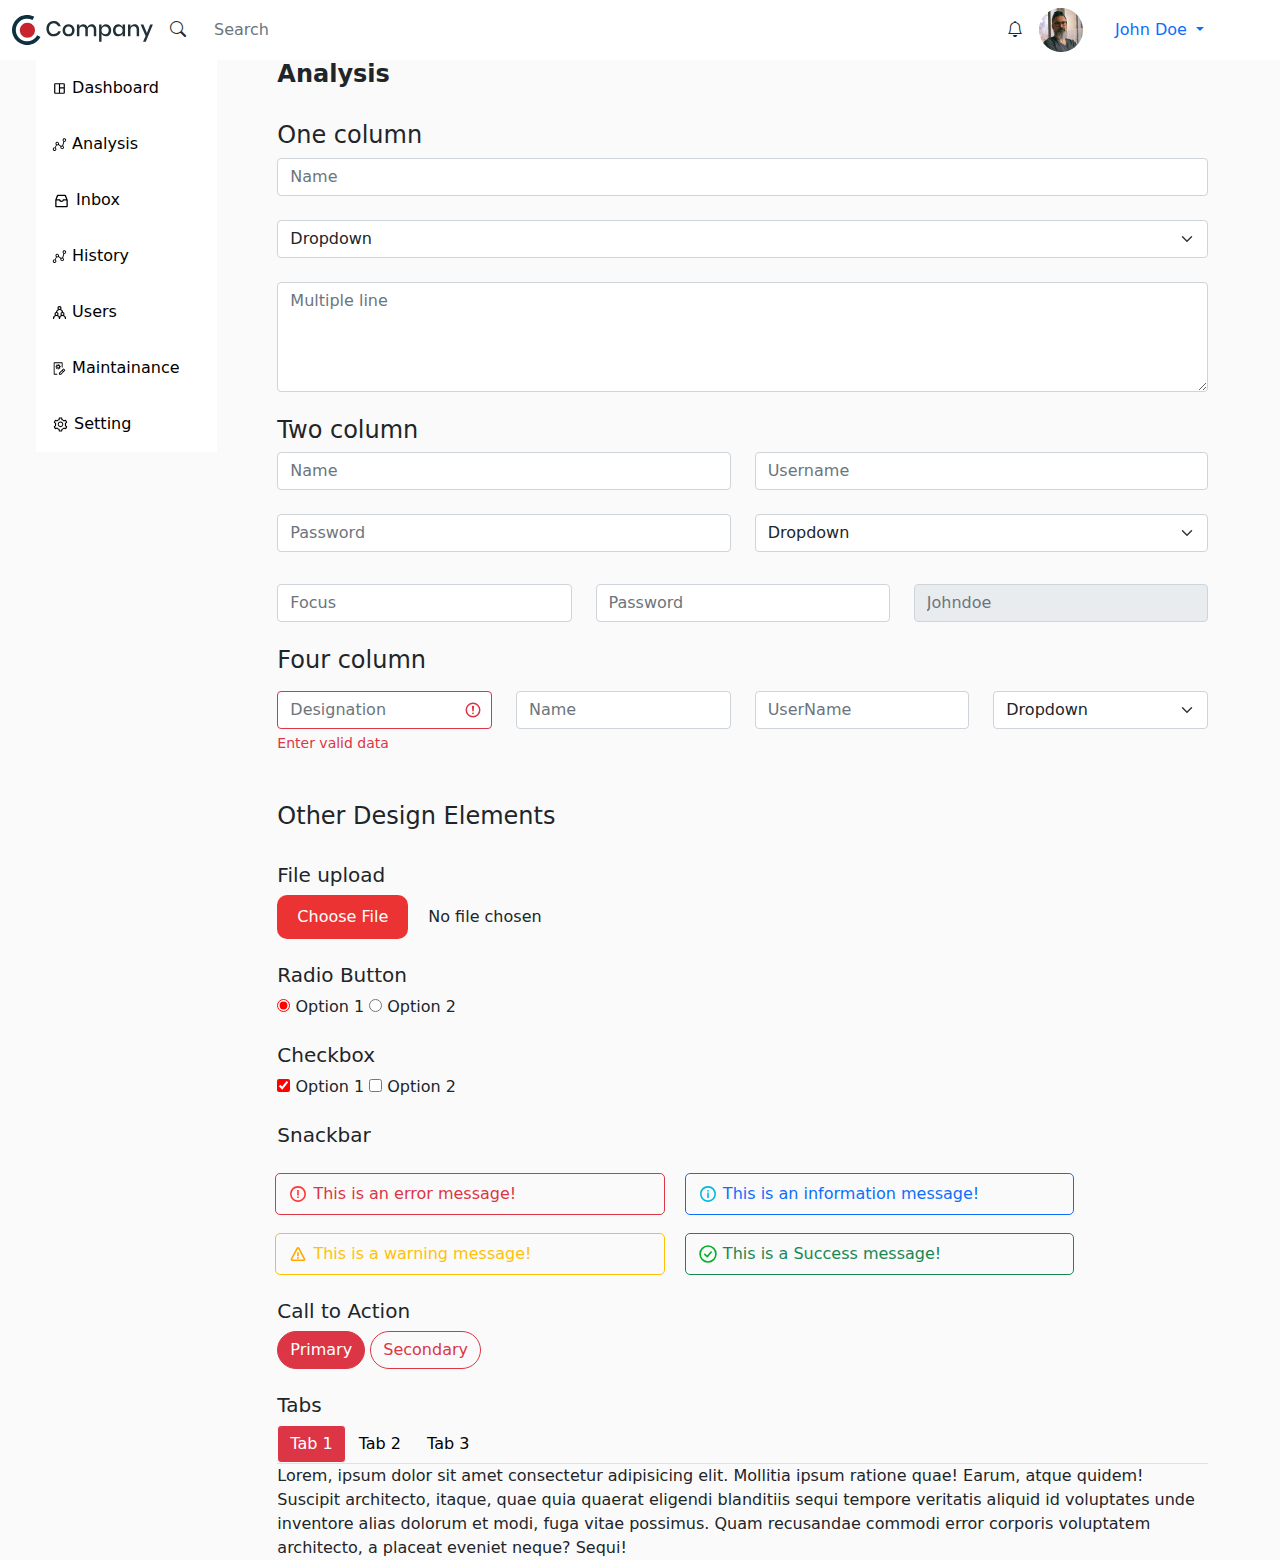
<file: HTML Training Assignment/analysis1.html>
<!DOCTYPE html>
<html lang="en">

<head>
    <meta charset="UTF-8">
    <meta http-equiv="X-UA-Compatible" content="IE=edge">
    <meta name="viewport" content="width=device-width, initial-scale=1.0">
    <title>Analysis</title>
    <link href="https://cdn.jsdelivr.net/npm/bootstrap@5.3.0-alpha1/dist/css/bootstrap.min.css" rel="stylesheet"
        integrity="sha384-GLhlTQ8iRABdZLl6O3oVMWSktQOp6b7In1Zl3/Jr59b6EGGoI1aFkw7cmDA6j6gD" crossorigin="anonymous">
    <link rel="stylesheet" href="https://cdn.jsdelivr.net/npm/bootstrap-icons@1.10.3/font/bootstrap-icons.css">
    <link rel="stylesheet" type="text/css" href="css/bootstrap.min.css">
    <link rel="stylesheet" type="text/css" href="css/sidebar.css">

    <script src="https://cdn.jsdelivr.net/npm/@popperjs/core@2.11.6/dist/umd/popper.min.js"
        integrity="sha384-oBqDVmMz9ATKxIep9tiCxS/Z9fNfEXiDAYTujMAeBAsjFuCZSmKbSSUnQlmh/jp3"
        crossorigin="anonymous"></script>
    <script src="https://cdn.jsdelivr.net/npm/bootstrap@5.3.0-alpha1/dist/js/bootstrap.min.js"
        integrity="sha384-mQ93GR66B00ZXjt0YO5KlohRA5SY2XofN4zfuZxLkoj1gXtW8ANNCe9d5Y3eG5eD"
        crossorigin="anonymous"></script>
</head>

<body style="background-color: #fafafa;">

    <!---------------------------------------------------------------- Navbar -->
    <nav class="navbar navbar-expand-lg " style="background-color: white;">
        <div class="container-fluid">

            <button class="navbar-toggler" type="button" data-bs-toggle="collapse" data-bs-target="#sidebarMenu"
                aria-controls="sidebarMenu" aria-expanded="false" aria-label="Toggle navigation">
                <span class="navbar-toggler-icon">
                </span>

            </button>


            <img src="./images/header-logo.svg">

            <button class="navbar-toggler" type="button" data-bs-toggle="collapse"
                data-bs-target="#navbarSupportedContent" aria-controls="navbarSupportedContent" aria-expanded="false"
                aria-label="Toggle navigation">
                <span class="navbar-toggler-icon">
                </span>

            </button>
            <div class="collapse navbar-collapse" id="navbarSupportedContent">
                <ul class="navbar-nav me-auto mb-2 mb-lg-0">
                    <form class="d-flex ms-3" role="search">
                        <i class="bi bi-search my-auto"></i>
                        <input class="form-control me-2 ms-3 border-0 " style="width: 60vw; background-color: white;"
                            type="search" placeholder="Search" aria-label="Search">

                    </form>
                </ul>
                <div class="d-flex">
                    <i class="bi bi-bell my-auto"></i>
                    <img src="./images/profile.png" class="ms-3">


                    <div class="dropdown-center my-auto">
                        <a class="nav-link dropdown-toggle  ms-3 me-5" href="#" role="button" data-bs-toggle="dropdown"
                            aria-expanded="false">
                            John Doe
                        </a>

                        <ul class="dropdown-menu dropdown-menu-end dropdown-menu-lg-start">
                            <li><a class="dropdown-item" href="#">Edit Profile</a></li>
                            <li><a class="dropdown-item" href="#"></a></li>
                            <li><a class="dropdown-item" href="index1.html">Log Out</a></li>
                        </ul>
                    </div>

                </div>
            </div>
        </div>
    </nav>

    <!---------------------------------------------------------- Sidebar -->
    <div class="row container-fluid"   style="margin: 0px;">
        <div id="sidebarMenu"class="col-lg-2 d-lg-block d-xl-block d-xxl-block ">
            <nav class=" d-lg-block bg-white my-auto">
                <div class="position-sticky">
                    <div class="sidebar">

                        <a href="dashboard1.html">
                            <img src="images\dashboard-default.svg" alt="non" style="top: 119px;
                           left: 48px;
                           width: 15px;
                           height: 15px;"> Dashboard</a>

                        <a href="#element2"> <img src="images\graph-default.svg" alt="non" style="top: 119px;
                           left: 48px;
                           width: 15px;
                           height: 15px;"> Analysis</a>

                        <a href="#element3"> <img src="images\inbox-default.svg" alt="non" style="top: 171px;
                           left: 46px;
                           width: 19px;
                           height: 18px;"> Inbox</a>

                        <a href="#element4">
                            <img src="images\graph-default.svg" alt="non" style="top: 119px;
                           left: 48px;
                           width: 15px;
                           height: 15px;"> History</a>
                        <a href="#element5"><img src="images\user-default.svg" alt="non" style="top:339px;
                           left: 49px;
                           width: 15px;
                           height: 15px;"> Users</a>

                        <a href="#element6"> <img src="images\maintenance-default.svg" alt="non" style="top: 119px;
                           left: 48px;
                           width: 15px;
                           height: 15px;"> Maintainance</a>
                        <a href="#element7"> <img src="images\setting-default.svg" alt="non" style="top: 436px;
                           left: 47px;
                           width: 17px;
                           height: 17px;"> Setting</a>
                    </div>
                </div>
            </nav>
        </div>

        <!----------------------------------------------------- Form -->


        <div class="col-lg-10 px-5">
            <form>
                <!-- 2 column grid layout with text inputs for the first and last names -->
                <h4><b>Analysis</b></h4><br>
                <div class="form-outline mb-4">
                    <h4>One column</h4>
                    <input type="text" id="form6Example3" class="form-control" / placeholder="Name">

                </div>
                <select class="form-select" aria-label="Default select example">
                    <option selected>Dropdown</option>
                    <option value="1">One</option>
                    <option value="2">Two</option>
                    <option value="3">Three</option>
                </select>
                <br>
                <div class="form-outline mb-4">
                    <textarea class="form-control" id="form6Example7" rows="4" placeholder="Multiple line"></textarea>

                </div>
                <h4>Two column</h4>
                <div class="row mb-4">
                    <div class="col">
                        <div class="form-outline">

                            <input type="text" id="form6Example1" class="form-control" / placeholder="Name">

                        </div>
                    </div>
                    <div class="col">
                        <div class="form-outline">
                            <input type="text" id="form6Example2" class="form-control" / placeholder="Username">

                        </div>
                    </div>
                </div>
                <div class="row mb-4">
                    <div class="col">
                        <div class="form-outline">

                            <input type="password" id="form6Example1" class="form-control" placeholder="Password">

                        </div>
                    </div>
                    <div class="col">
                        <div class="form-outline">
                            <select class="form-select" aria-label="Default select example">
                                <option selected>Dropdown</option>
                                <option value="1">One</option>
                                <option value="2">Two</option>
                                <option value="3">Three</option>
                            </select>

                        </div>
                    </div>
                </div>

                <div class="row mb-4">
                    <div class="col-md-4 mt-2">
                        <div class="form-outline">

                            <input type="text" id="form6Example1" class="form-control" checked placeholder="Focus">

                        </div>
                    </div>
                    <div class="col-md-4 mt-2">
                        <div class="form-outline">

                            <input type="password" id="form6Example1" class="form-control" / placeholder="Password">

                        </div>
                    </div>
                    <div class="col-md-4 mt-2">
                        <div class="form-outline">

                            <input type="text" id="form6Example1" class="form-control" disabled placeholder="Johndoe">

                        </div>
                    </div>
                </div>
                <h4>Four column</h4>
                <div class="row mb-4">
                    <div class="col-md-3 mt-2">
                        <div class="form-outline">

                            <input type="text" id="form6Example1" class="form-control is-invalid" /
                                placeholder="Designation">
                            <div class="invalid-feedback">
                                Enter valid data
                            </div>
                        </div>
                    </div>
                    <div class="col-md-3 mt-2">

                        <div class="form-outline">

                            <input type="text" id="form6Example1" class="form-control" / placeholder="Name">

                        </div>

                    </div>
                    <div class="col-md-3 mt-2">

                        <div class="form-outline">

                            <input type="text" id="form6Example1" class="form-control" / placeholder="UserName">

                        </div>

                    </div>
                    <div class="col-md-3 mt-2">
                        <div class="form-outline">
                            <select class="form-select" aria-label="Default select example">
                                <option selected>Dropdown</option>
                                <option value="1">One</option>
                                <option value="2">Two</option>
                                <option value="3">Three</option>
                            </select>

                        </div>
                    </div>
                </div><br>
                <h4>Other Design Elements</h4><br>
                <h5>File upload</h5>
                <div class="custom-file">
                    <input type="file" class="input custom-file-input" id="customFile">
                    <label class="custom-file-label" for="customFile"></label>
                </div><br>
                <h5>Radio Button</h5>
                <label class="radio-inline">
                    <input type="radio" name="optradio" style="accent-color: red;" checked> Option 1
                </label>
                <label class="radio-inline">
                    <input type="radio" style="accent-color: red;" name="optradio"> Option 2
                </label><br><br>
                <h5>Checkbox</h5>
                <label class="checkbox-inline">
                    <input type="checkbox" style="accent-color: red;" value="" checked> Option 1
                </label>
                <label class="checkbox-inline">
                    <input type="checkbox" style="accent-color: red;" value=""> Option 2
                </label><br><br>
                <h5>Snackbar</h5>
                <div class="snackBar">
                    <div class="row" style="padding: 10px;">
                        <div class="squareBox  mt-2 border-danger text-danger col-md-5 col-sm-5 col-10"
                            style="border: 1px solid red; border-radius: 5px; margin-right: 20px;">
                            <img src="images/error-icon.svg" width="20px" height="40px" alt=""><span
                                class="message text-error"> This is an
                                error message!</span>
                        </div>
                        <div class="right squareBox mt-2 border-primary text-primary col-md-5 col-sm-5 col-10"
                            style="border: 1px solid blue; border-radius: 5px;">
                            <img src="images/info-icon.svg" width="20px" height="40px" alt=""><span class="message">
                                This is an information
                                message!</span>
                        </div>
                    </div>
                    <div class="row" style="padding-left: 10px; padding-right: 10px;">
                        <div class="squareBox mt-2 border-warning text-warning col-md-5 col-sm-5 col-10"
                            style="border: 1px solid yellow; border-radius: 5px; margin-right: 20px;">
                            <img src="images/warning-icon.svg" width="20px" height="40px" alt=""><span class="message">
                                This is a warning
                                message!</span>
                        </div>
                        <div class="right squareBox mt-2 border-success text-success col-md-5 col-sm-5 col-10"
                            style="border: 1px solid green; border-radius: 5px;">
                            <img src="images/success-icon.svg" width="20px" height="40px" alt=""><span class="message">
                                This is a Success
                                message!</span>
                        </div>
                    </div>
                </div><br>
                <h5>Call to Action</h5>
                <div>
                    <button type="button" class="btn btn-danger rounded-pill">Primary</button>
                    <button type="button" class="btn btn-outline-danger rounded-pill">Secondary</button>
                </div><br>
                <h5>Tabs</h5>
                <nav>
                    <div class="nav nav-tabs" id="nav-tab" role="tablist" >
                        <button class="t1 btn btn-outline-danger active" style="border-color: #fafafa;" id="nav-home-tab" data-bs-toggle="tab"
                            data-bs-target="#nav-home" type="button" role="tab" aria-controls="nav-home"
                            aria-selected="true" >Tab 1</button>
                        <button class="t1 btn btn-outline-danger" style="border-color: #fafafa; " id="nav-profile-tab" data-bs-toggle="tab" data-bs-target="#nav-profile"
                            type="button" role="tab" aria-controls="nav-profile" aria-selected="false">Tab 2</button>
                        <button class="t1 btn btn-outline-danger" style="border-color: #fafafa;" id="nav-contact-tab" data-bs-toggle="tab" data-bs-target="#nav-contact"
                            type="button" role="tab" aria-controls="nav-contact" aria-selected="false">Tab 3</button>
                    </div>
                </nav>
                <div class="tab-content" id="nav-tabContent">
                    <div class="tab-pane fade show active" id="nav-home" role="tabpanel" aria-labelledby="nav-home-tab">
                        Lorem, ipsum dolor sit amet consectetur adipisicing elit. Mollitia ipsum ratione quae! Earum,
                        atque quidem! Suscipit architecto, itaque, quae quia quaerat eligendi blanditiis sequi tempore
                        veritatis aliquid id voluptates unde inventore alias dolorum et modi, fuga vitae possimus. Quam
                        recusandae commodi error corporis voluptatem architecto, a placeat eveniet neque? Sequi!</div>
                    <div class="tab-pane fade" id="nav-profile" role="tabpanel" aria-labelledby="nav-profile-tab">Lorem
                        ipsum dolor sit amet consectetur adipisicing elit. Sapiente laboriosam, voluptatem alias
                        doloribus ea voluptate libero eos fugit nemo cum quidem dolorum nam eaque reiciendis, cupiditate
                        pariatur laudantium optio, molestiae reprehenderit hic! Hic, beatae cumque harum excepturi rem,
                        animi minima eius porro sequi doloremque incidunt distinctio enim ipsam quis in.</div>
                    <div class="tab-pane fade" id="nav-contact" role="tabpanel" aria-labelledby="nav-contact-tab">Lorem
                        ipsum, dolor sit amet consectetur adipisicing elit. Ratione sed animi, necessitatibus quod
                        temporibus a veniam cumque nulla molestias! Beatae assumenda, non laboriosam consequuntur ullam
                        aliquid dolor necessitatibus cupiditate ad libero atque deleniti soluta voluptates est similique
                        nisi quam. Earum nobis reiciendis quisquam perspiciatis aperiam maxime. Eum rem nulla vero!
                    </div>
                </div>

            </form>
        </div>
    </div>
</body>

</html>
</file>
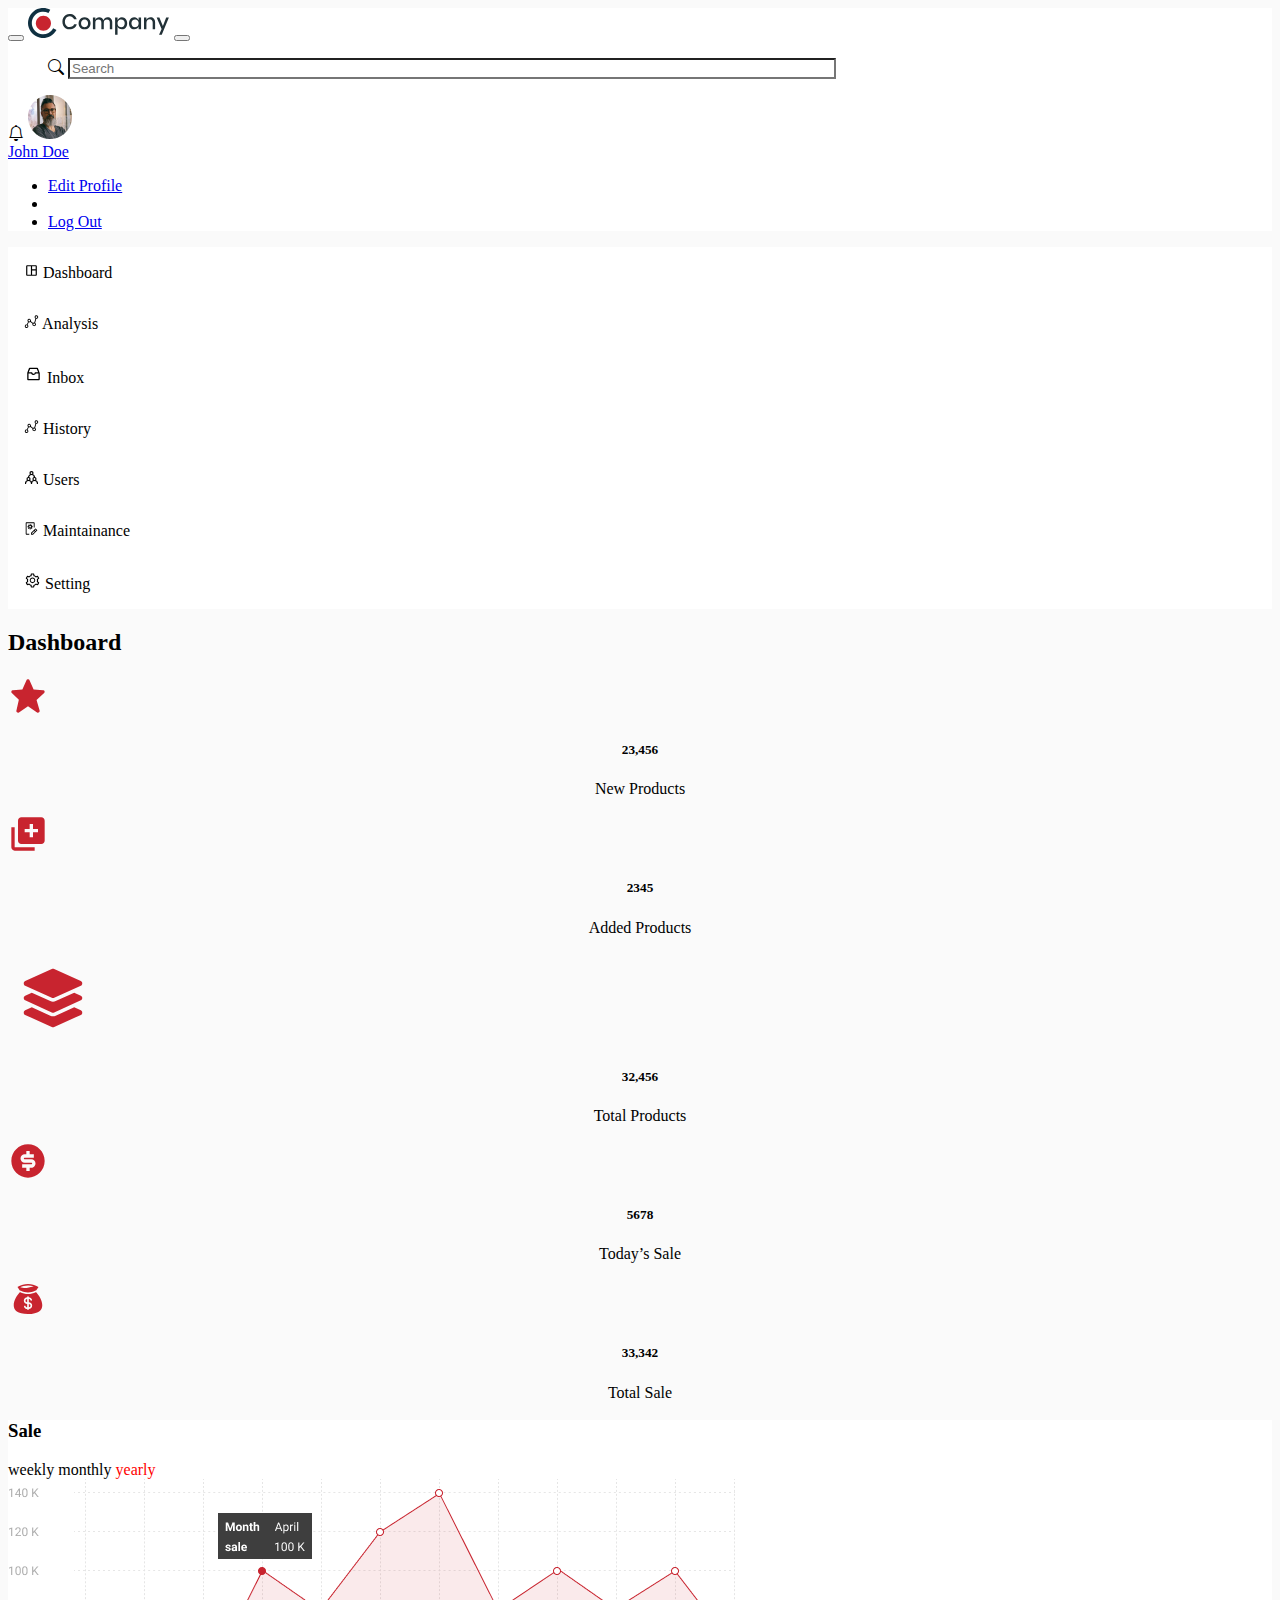
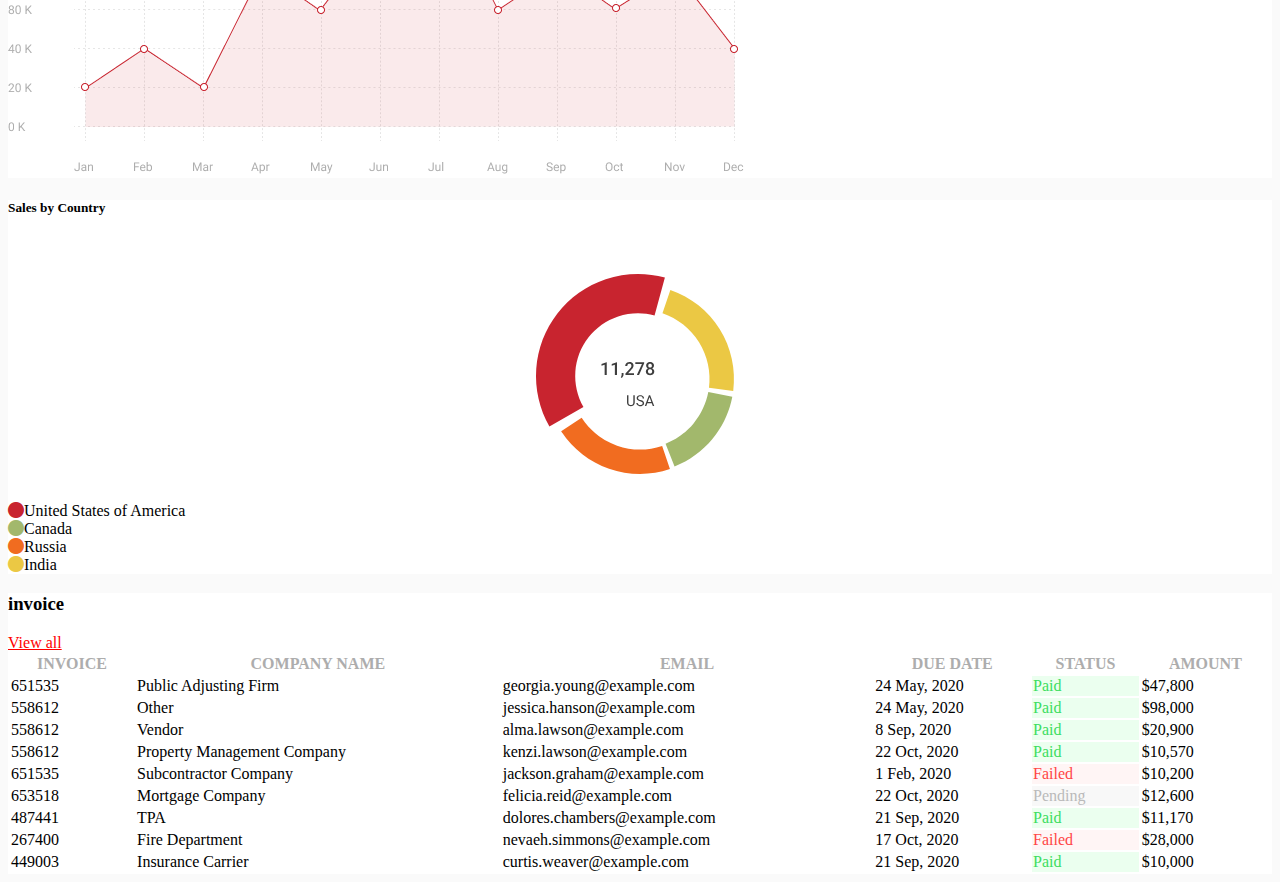
<file: HTML Training Assignment/dashboard1.html>
<!DOCTYPE html>
<html lang="en">

<head>
    <meta charset="UTF-8">
    <meta http-equiv="X-UA-Compatible" content="IE=edge">
    <meta name="viewport" content="width=device-width, initial-scale=1.0">
    <title>Document</title>
    <link href="https://cdn.jsdelivr.net/npm/bootstrap@5.3.0-alpha1/dist/css/bootstrap.min.css" rel="stylesheet"
        integrity="sha384-GLhlTQ8iRABdZLl6O3oVMWSktQOp6b7In1Zl3/Jr59b6EGGoI1aFkw7cmDA6j6gD" crossorigin="anonymous">
    <link rel="stylesheet" href="https://cdn.jsdelivr.net/npm/bootstrap-icons@1.10.3/font/bootstrap-icons.css">
    <link rel="stylesheet" href="css/sidebar.css">
    <style>
        table {
            display: block;
            overflow-x: auto;
            white-space: nowrap;
        }

        table tbody {
            display: table;
            width: 100%;
        }
    </style>
</head>

<body style="background-color: #fafafa;">


    <nav class="navbar navbar-expand-lg " style="background-color: white;">
        <div class="container-fluid">

            <button class="navbar-toggler" type="button" data-bs-toggle="collapse" data-bs-target="#sidebarMenu"
                aria-controls="sidebarMenu" aria-expanded="false" aria-label="Toggle navigation">
                <span class="navbar-toggler-icon">
                </span>

            </button>


            <img src="./images/header-logo.svg">

            <button class="navbar-toggler" type="button" data-bs-toggle="collapse"
                data-bs-target="#navbarSupportedContent" aria-controls="navbarSupportedContent" aria-expanded="false"
                aria-label="Toggle navigation">
                <span class="navbar-toggler-icon">
                </span>

            </button>
            <div class="collapse navbar-collapse" id="navbarSupportedContent">
                <ul class="navbar-nav me-auto mb-2 mb-lg-0">
                    <form class="d-flex ms-3" role="search">
                        <i class="bi bi-search my-auto"></i>
                        <input class="form-control me-2 ms-3 border-0 " style="width: 60vw; background-color: white;"
                            type="search" placeholder="Search" aria-label="Search">

                    </form>
                </ul>
                <div class="d-flex">
                    <i class="bi bi-bell my-auto"></i>
                    <img src="./images/profile.png" class="ms-3">


                    <div class="dropdown-center my-auto">
                        <a class="nav-link dropdown-toggle  ms-3 me-5" href="#" role="button" data-bs-toggle="dropdown"
                            aria-expanded="false">
                            John Doe
                        </a>

                        <ul class="dropdown-menu dropdown-menu-end dropdown-menu-lg-start">
                            <li><a class="dropdown-item" href="#">Edit Profile</a></li>
                            <li><a class="dropdown-item" href="#"></a></li>
                            <li><a class="dropdown-item" href="index1.html">Log Out</a></li>
                        </ul>
                    </div>

                </div>
            </div>
        </div>
    </nav>


    <div class="row container-fluid"   style="margin: 0px;" >
        <div id="sidebarMenu"class="col-lg-2 d-lg-block d-xl-block d-xxl-block ">
            <nav class=" d-lg-block bg-white my-auto">
                <div class="position-sticky">
                    <div class="sidebar">

                        <a href="#element1">
                            <img src="images\dashboard-default.svg" alt="non" style="top: 119px;
                           left: 48px;
                           width: 15px;
                           height: 15px;"> Dashboard</a>

                        <a href="analysis1.html"> <img src="images\graph-default.svg" alt="non" style="top: 119px;
                           left: 48px;
                           width: 15px;
                           height: 15px;"> Analysis</a>

                        <a href="#element3"> <img src="images\inbox-default.svg" alt="non" style="top: 171px;
                           left: 46px;
                           width: 19px;
                           height: 18px;"> Inbox</a>

                        <a href="#element4">
                            <img src="images\graph-default.svg" alt="non" style="top: 119px;
                           left: 48px;
                           width: 15px;
                           height: 15px;"> History</a>
                        <a href="#element5"><img src="images\user-default.svg" alt="non" style="top:339px;
                           left: 49px;
                           width: 15px;
                           height: 15px;"> Users</a>

                        <a href="#element6"> <img src="images\maintenance-default.svg" alt="non" style="top: 119px;
                           left: 48px;
                           width: 15px;
                           height: 15px;"> Maintainance</a>
                        <a href="#element7"> <img src="images\setting-default.svg" alt="non" style="top: 436px;
                           left: 47px;
                           width: 17px;
                           height: 17px;"> Setting</a>
                    </div>
                </div>
            </nav>
            <!-- Sidebar -->
        </div>

        <div class="col-lg-10 px-5">
            <h2 class="my-5 ms-3">Dashboard</h2>
            <div class="row">
                <div class="col-lg-2 col-md-6 col-sm-12 mb-2 ">
                    <div class="card border-0">
                        <div class=" row card-body">
                            <div class="col-3"><img src="images/star.svg" class="py-4 ps-3"></div>
                            <div class="col-9 py-4">
                                <h5 class="card-title" style="text-align: center;">23,456</h5>
                                <p class="card-text " style="text-align: center;">New Products</p>
                            </div>
                        </div>
                    </div>
                </div>

                <div class="col-lg-2 col-md-6 col-sm-12 mb-2 ms-auto">
                    <div class="card border-0">
                        <div class=" row card-body">
                            <div class="col-3"><img src="images/new-product.svg" class="py-4 ps-3"></div>
                            <div class="col-9 py-4">
                                <h5 class="card-title" style="text-align: center;">2345</h5>
                                <p class="card-text " style="text-align: center;">Added Products</p>
                            </div>
                        </div>
                    </div>
                </div>

                <div class="col-lg-2 col-md-6 col-sm-12 mb-2 ms-auto">
                    <div class="card border-0">
                        <div class=" row card-body">
                            <div class="col-3"><img src="images/total-product.svg" class="py-4 ps-3"
                                    style="width:90px; height:90px;"></div>
                            <div class="col-9 py-4">
                                <h5 class="card-title" style="text-align: center;">32,456</h5>
                                <p class="card-text " style="text-align: center;">Total Products</p>
                            </div>
                        </div>
                    </div>
                </div>

                <div class="col-lg-2 col-md-6 col-sm-12 mb-2 ms-auto">
                    <div class="card border-0">
                        <div class=" row card-body">
                            <div class="col-3"><img src="images/dollar-filled.svg" class="py-4 ps-3"></div>
                            <div class="col-9 py-4">
                                <h5 class="card-title" style="text-align: center;">5678</h5>
                                <p class="card-text " style="text-align: center;">Today’s Sale</p>
                            </div>
                        </div>
                    </div>
                </div>

                <div class="col-lg-2 col-md-6 col-sm-12 mb-2 ms-auto">
                    <div class="card border-0">
                        <div class=" row card-body">
                            <div class="col-3"><img src="images/money-bag.svg" class="py-4 ps-3"></div>
                            <div class="col-9 py-4">
                                <h5 class="card-title" style="text-align: center;">33,342</h5>
                                <p class="card-text " style="text-align: center;">Total Sale</p>
                            </div>
                        </div>
                    </div>
                </div>



            </div>

            <div class="row ms-1 mt-4">
                <div class="col-lg-8 col-md-12 col-sm-12 p-4" style="background-color: white;">
                    <div class="col-12">
                        <nav class="navbar " style="background-color: white;">
                            <div class="container-fluid">
                                <h3>Sale</h3>
                                <span class="navbar-text">
                                    <span>weekly </span>
                                    <span>monthly </span>
                                    <span style="color:red ;">yearly</span>
                                </span>
                            </div>

                        </nav>
                    </div>
                    <img src="images/data-graph.png" class="img img-fluid w-100">
                </div>

                <div class="col-lg-3 col-md-12 col-sm-12 ms-lg-5 ms-md-auto p-4 mt-3" style="background-color: white;">
                    <div class="row">
                        <div class="col-12">
                            <div class="container-fluid">
                                <div class="d-block">
                                    <h5 class="fw-bold">Sales by Country</h5>
                                </div>
                                <br>
                                <div>
                                    <img src="images/pie-chart.svg" class="py-2"
                                        style="display: block; margin-left: auto; margin-right: auto;">
                                </div>
                                <span class="dot" style="height: 18px; width: 18px;"></span>
                            </div>
                        </div>
                        <div class="col-8"><i class="bi bi-circle-fill me-1" style="color: #C8242F;"></i>United States
                            of America</div>
                        <div class="col-4"><i class="bi bi-circle-fill me-1" style="color: #A2B86C;"></i>Canada</div>
                        <div class="col-8"><i class="bi bi-circle-fill me-1" style="color: #F16C20;"></i>Russia</div>
                        <div class="col-4"><i class="bi bi-circle-fill me-1" style="color: #EBC844;"></i>India</div>

                    </div>
                </div>
            </div>

            <div class="row">
                <div class="col-12 mt-4 ms-2">
                    <div class="col-11" style="background-color: white;">
                        <nav class="navbar">
                            <div class="container-fluid ">
                                <h3>invoice</h3>
                                <a href="#" style="color: red;"><span>View all</span></a>
                            </div>
                        </nav>
                        <table class="table mt-3">
                            <tbody>
                                <tr style="color: #ADADAD;">
                                    <th scope="col">INVOICE</th>
                                    <th scope="col">COMPANY NAME</th>
                                    <th scope="col">EMAIL</th>
                                    <th scope="col">DUE DATE</th>
                                    <th scope="col">STATUS</th>
                                    <th scope="col">AMOUNT</th>
                                </tr>
                                <tr>
                                    <td>651535</td>
                                    <td>Public Adjusting Firm</td>
                                    <td>georgia.young@example.com</td>
                                    <td>24 May, 2020</td>
                                    <td style="background-color: #EBFFEF; color: #3CDD5F; ">Paid</td>
                                    <td>$47,800</td>
                                </tr>
                                <tr>
                                    <td>558612</td>
                                    <td>Other</td>
                                    <td>jessica.hanson@example.com</td>
                                    <td>24 May, 2020</td>
                                    <td style="background-color: #EBFFEF; color: #3CDD5F; ">Paid</td>
                                    <td>$98,000</td>
                                </tr>
                                <tr>

                                    <td>558612</td>
                                    <td>Vendor</td>
                                    <td>alma.lawson@example.com</td>
                                    <td>8 Sep, 2020</td>
                                    <td style="background-color: #EBFFEF; color: #3CDD5F; border: 2px ;">Paid
                                    </td>
                                    <td>$20,900</td>
                                </tr>
                                <tr>

                                    <td>558612</td>
                                    <td>Property Management Company</td>
                                    <td>kenzi.lawson@example.com</td>
                                    <td>22 Oct, 2020</td>
                                    <td style="background-color: #EBFFEF; color: #3CDD5F; ">Paid</td>
                                    <td>$10,570</td>
                                </tr>
                                <tr>

                                    <td>651535</td>
                                    <td>Subcontractor Company </td>
                                    <td>jackson.graham@example.com</td>
                                    <td>1 Feb, 2020</td>
                                    <td style="background-color: #FFF5F5; color: #FF4545; ">Failed</td>
                                    <td>$10,200</td>
                                </tr>
                                <tr>

                                    <td>653518</td>
                                    <td>Mortgage Company</td>
                                    <td>felicia.reid@example.com</td>
                                    <td>22 Oct, 2020</td>
                                    <td style="background-color:#F8F8F8 ; color:#BABABA ;">Pending</td>
                                    <td>$12,600</td>
                                </tr>
                                <tr>

                                    <td>487441</td>
                                    <td>TPA</td>
                                    <td>dolores.chambers@example.com</td>
                                    <td>21 Sep, 2020</td>
                                    <td style="background-color: #EBFFEF; color: #3CDD5F; ">Paid</td>
                                    <td>$11,170</td>
                                </tr>
                                <tr>

                                    <td>267400</td>
                                    <td>Fire Department</td>
                                    <td>nevaeh.simmons@example.com</td>
                                    <td>17 Oct, 2020</td>
                                    <td style="background-color: #FFF5F5; color: #FF4545; ">Failed</td>
                                    <td>$28,000</td>
                                </tr>
                                <tr>

                                    <td>449003</td>
                                    <td>Insurance Carrier</td>
                                    <td>curtis.weaver@example.com</td>
                                    <td>21 Sep, 2020</td>
                                    <td style="background-color: #EBFFEF; color: #3CDD5F; ">Paid</td>
                                    <td>$10,000</td>
                                </tr>

                            </tbody>
                        </table>
                    </div>
                </div>

            </div>



        </div>
    </div>

    <script src="https://cdn.jsdelivr.net/npm/@popperjs/core@2.11.6/dist/umd/popper.min.js"
        integrity="sha384-oBqDVmMz9ATKxIep9tiCxS/Z9fNfEXiDAYTujMAeBAsjFuCZSmKbSSUnQlmh/jp3"
        crossorigin="anonymous"></script>
    <script src="https://cdn.jsdelivr.net/npm/bootstrap@5.3.0-alpha1/dist/js/bootstrap.min.js"
        integrity="sha384-mQ93GR66B00ZXjt0YO5KlohRA5SY2XofN4zfuZxLkoj1gXtW8ANNCe9d5Y3eG5eD"
        crossorigin="anonymous"></script>
</body>

</html>
</file>
<file: HTML Training Assignment/css/sidebar.css>
.container-fluid {
  height: 100%;
  width: 100%;
}




.input[type=file]::file-selector-button {

  margin-right: 20px;
  border: none;
  background: #eb3333;
  padding: 10px 20px;
  border-radius: 10px;
  color: #fff;
  cursor: pointer;
  transition: background .2s ease-in-out;
}

.t1{
  color: black;
}

.sidebar {
  margin: 0;
  padding: 0;
  width: 100%;
  background: #FFFFFF 0% 0% no-repeat padding-box;
  position: initial;
  height: 100%;
  overflow: auto;
}

.sidebar a {
  display: block;
  color: black;
  padding: 16px;
  text-decoration: none;
}

.sidebar a.active {
  background-color: #aa0404;
  color: white;
}

.sidebar a:hover:not(.active) {
  background: #FFF3F4 0% 0% no-repeat padding-box;
  color: rgb(194, 18, 18);
}

div.content {
  margin-left: 200px;
  padding: 1px 16px;
  height: 100%;
}

@media screen and (max-width: 1000px) {
  .sidebar {
    width: 100%;
    height: auto;
    position: relative;
  }

  .sidebar a {
    float: left;
  }

  div.content {
    margin-left: 0;
  }
}

@media screen and (max-width: 400px) {
  .sidebar a {
    text-align: center;
    float: none;
  }
}
</file>
